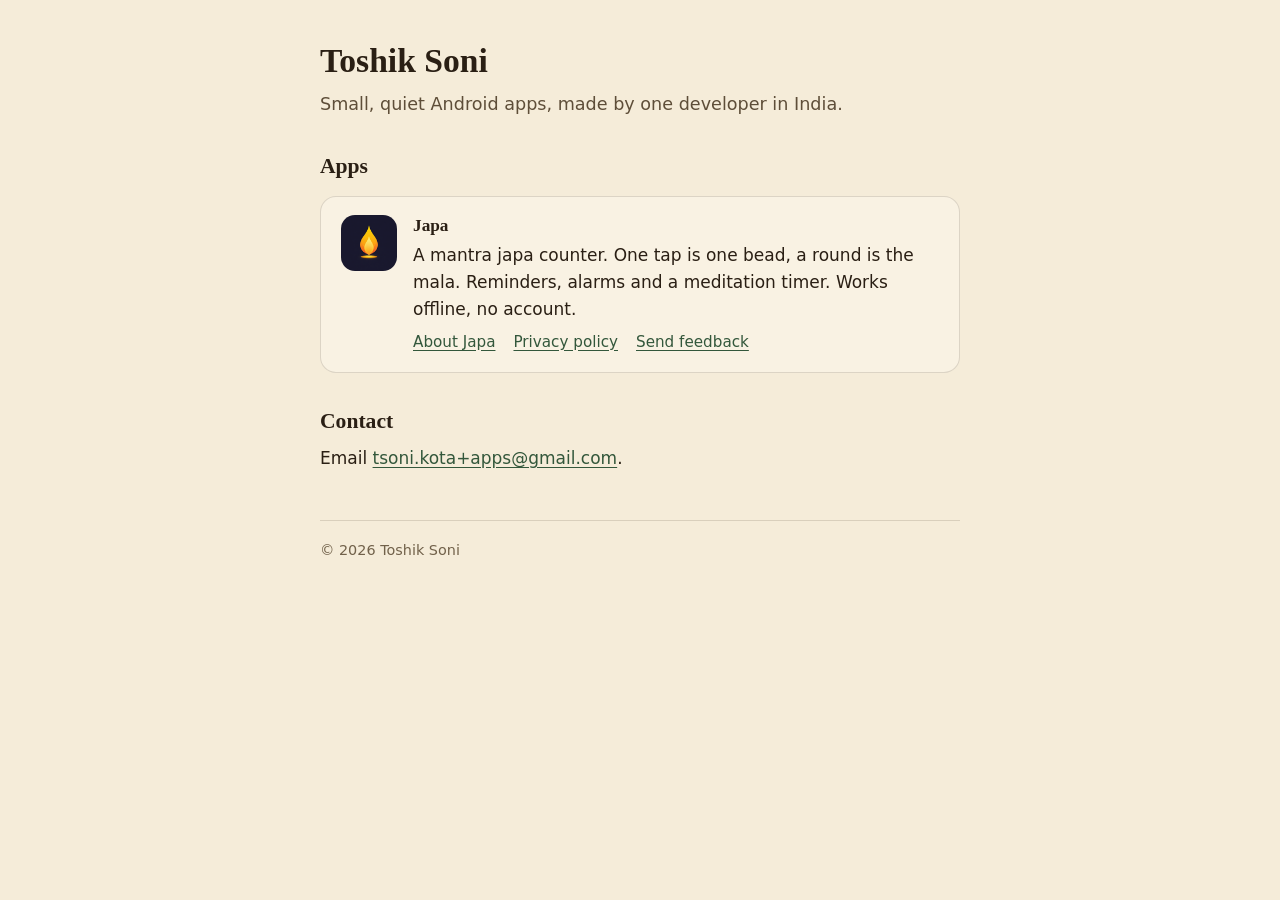
<file: index.html>
<!doctype html>
<html lang="en">
<head>
<meta charset="utf-8">
<meta name="viewport" content="width=device-width, initial-scale=1">
<title>Toshik Soni · Apps</title>
<meta name="description" content="Small, quiet Android apps by Toshik Soni.">
<link rel="icon" type="image/png" href="/assets/favicon-32.png">
<link rel="apple-touch-icon" href="/assets/apple-touch-icon.png">
<link rel="stylesheet" href="/assets/site.css">
</head>
<body>
<main class="wrap">
  <h1>Toshik Soni</h1>
  <p class="lede">Small, quiet Android apps, made by one developer in India.</p>

  <h2>Apps</h2>
  <div class="card app">
    <img src="/assets/japa-96.png" alt="" width="56" height="56">
    <div>
      <h3>Japa</h3>
      <p>A mantra japa counter. One tap is one bead, a round is the mala. Reminders, alarms and a meditation timer. Works offline, no account.</p>
      <div class="links">
        <a href="/japa/">About Japa</a>
        <a href="/japa/privacy/">Privacy policy</a>
        <a href="/japa/feedback/">Send feedback</a>
      </div>
    </div>
  </div>

  <h2>Contact</h2>
  <p>Email <a class="email" href="mailto:tsoni.kota+apps@gmail.com">tsoni.kota+apps@gmail.com</a>.</p>

  <footer>© 2026 Toshik Soni</footer>
</main>
</body>
</html>
</file>
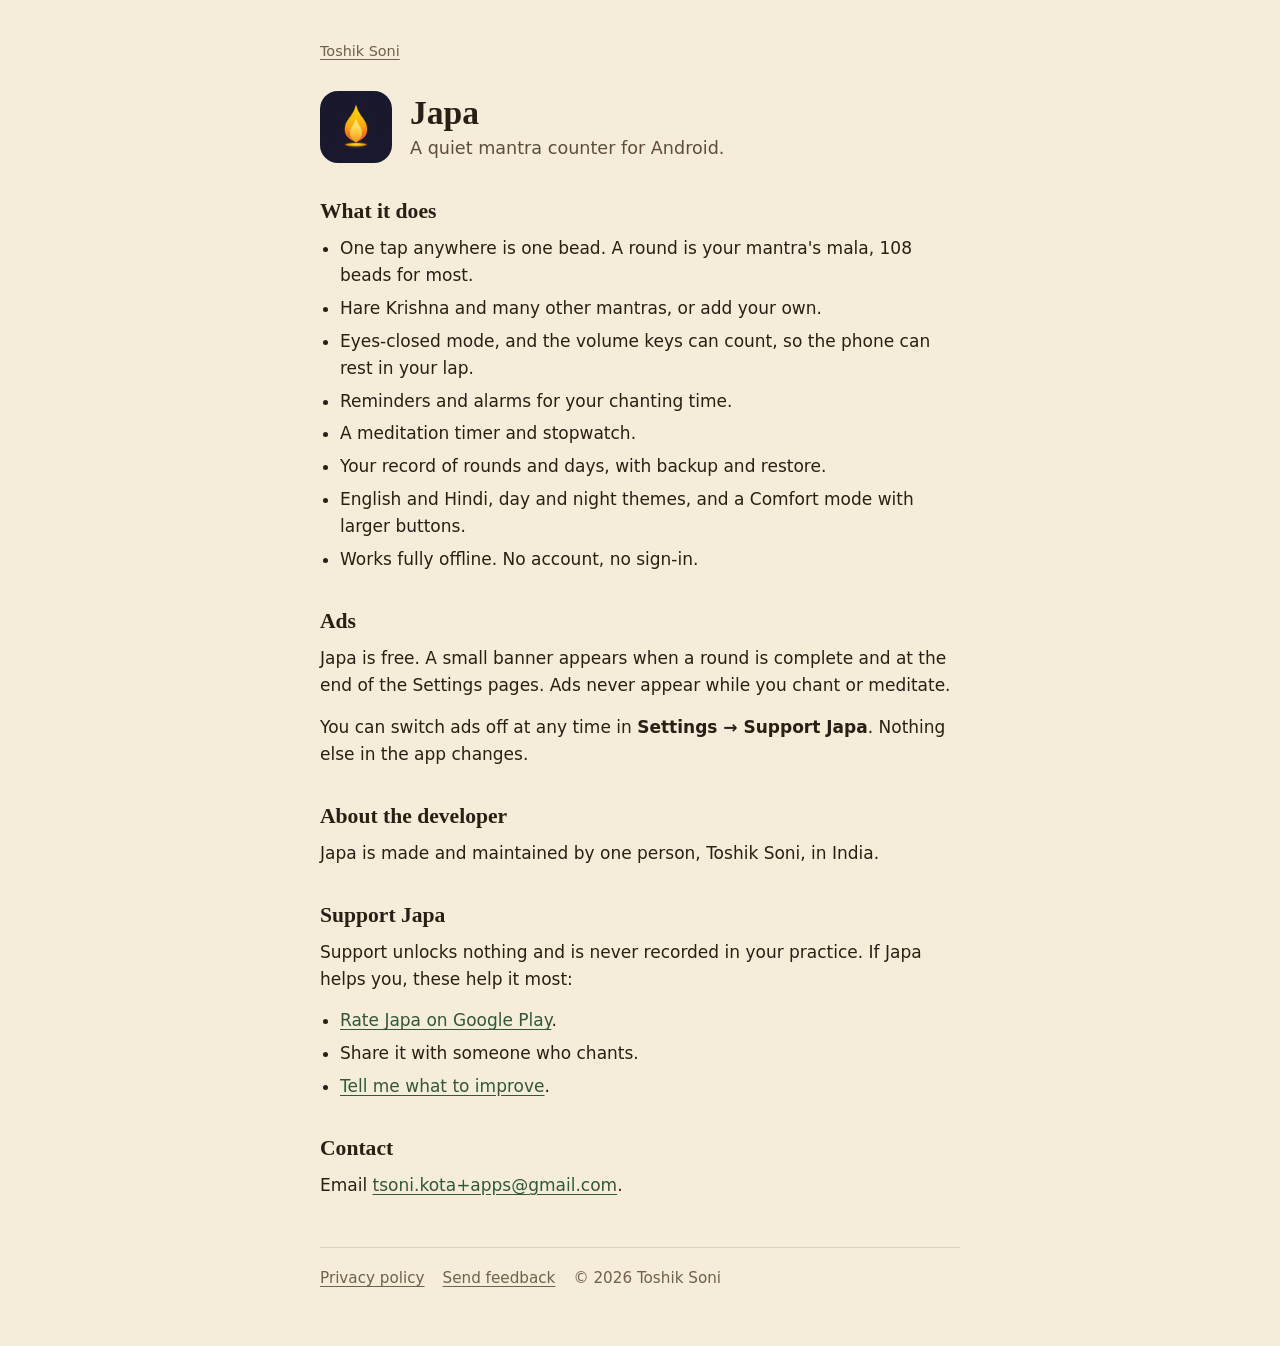
<file: japa/index.html>
<!doctype html>
<html lang="en">
<head>
<meta charset="utf-8">
<meta name="viewport" content="width=device-width, initial-scale=1">
<title>Japa · Mantra counter</title>
<meta name="description" content="Japa is a quiet mantra japa counter for Android. One tap is one bead. Offline, no account.">
<link rel="icon" type="image/png" href="/assets/favicon-32.png">
<link rel="apple-touch-icon" href="/assets/apple-touch-icon.png">
<link rel="stylesheet" href="/assets/site.css">
</head>
<body>
<main class="wrap">
  <div class="crumb"><a href="/">Toshik Soni</a></div>

  <div class="hero">
    <img src="/assets/japa-192.png" alt="Japa icon" width="72" height="72">
    <div>
      <h1>Japa</h1>
      <p class="lede" style="margin:0">A quiet mantra counter for Android.</p>
    </div>
  </div>

  <h2>What it does</h2>
  <ul>
    <li>One tap anywhere is one bead. A round is your mantra's mala, 108 beads for most.</li>
    <li>Hare Krishna and many other mantras, or add your own.</li>
    <li>Eyes-closed mode, and the volume keys can count, so the phone can rest in your lap.</li>
    <li>Reminders and alarms for your chanting time.</li>
    <li>A meditation timer and stopwatch.</li>
    <li>Your record of rounds and days, with backup and restore.</li>
    <li>English and Hindi, day and night themes, and a Comfort mode with larger buttons.</li>
    <li>Works fully offline. No account, no sign-in.</li>
  </ul>

  <h2>Ads</h2>
  <p>Japa is free. A small banner appears when a round is complete and at the end of the Settings pages. Ads never appear while you chant or meditate.</p>
  <p>You can switch ads off at any time in <strong>Settings → Support Japa</strong>. Nothing else in the app changes.</p>

  <h2>About the developer</h2>
  <p>Japa is made and maintained by one person, Toshik Soni, in India.</p>

  <h2>Support Japa</h2>
  <p>Support unlocks nothing and is never recorded in your practice. If Japa helps you, these help it most:</p>
  <ul>
    <li><a href="https://play.google.com/store/apps/details?id=com.tsoni.japa">Rate Japa on Google Play</a>.</li>
    <li>Share it with someone who chants.</li>
    <li><a href="/japa/feedback/">Tell me what to improve</a>.</li>
  </ul>

  <h2>Contact</h2>
  <p>Email <a class="email" href="mailto:tsoni.kota+apps@gmail.com?subject=Japa">tsoni.kota+apps@gmail.com</a>.</p>

  <footer>
    <div class="links">
      <a href="/japa/privacy/">Privacy policy</a>
      <a href="/japa/feedback/">Send feedback</a>
      <span>© 2026 Toshik Soni</span>
    </div>
  </footer>
</main>
</body>
</html>
</file>
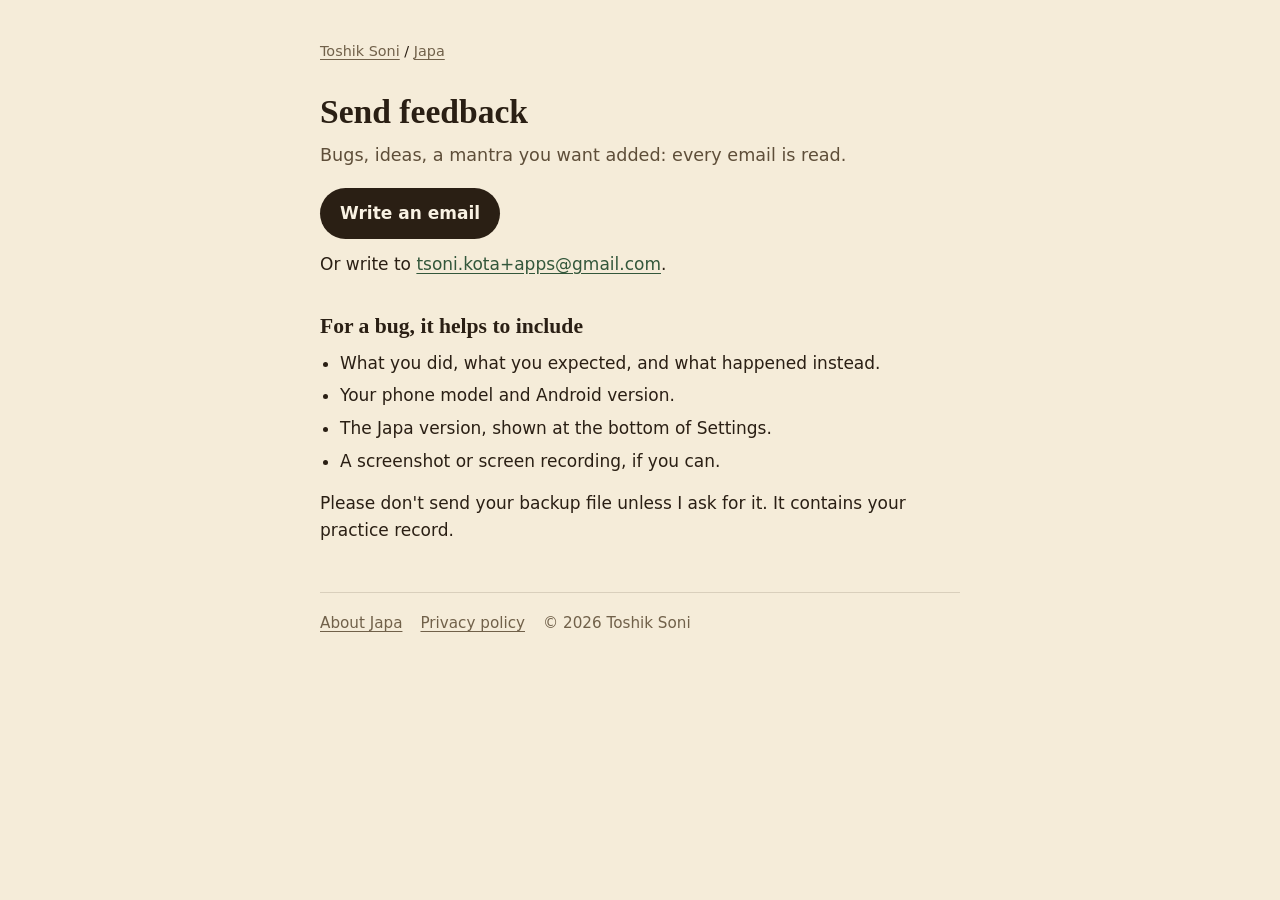
<file: japa/feedback/index.html>
<!doctype html>
<html lang="en">
<head>
<meta charset="utf-8">
<meta name="viewport" content="width=device-width, initial-scale=1">
<title>Japa · Send feedback</title>
<meta name="description" content="Send feedback, bug reports or ideas about the Japa app.">
<link rel="icon" type="image/png" href="/assets/favicon-32.png">
<link rel="apple-touch-icon" href="/assets/apple-touch-icon.png">
<link rel="stylesheet" href="/assets/site.css">
</head>
<body>
<main class="wrap">
  <div class="crumb"><a href="/">Toshik Soni</a> / <a href="/japa/">Japa</a></div>

  <h1>Send feedback</h1>
  <p class="lede">Bugs, ideas, a mantra you want added: every email is read.</p>

  <a class="button" href="mailto:tsoni.kota+apps@gmail.com?subject=Japa%20feedback&amp;body=What%20happened%20or%20what%20you%27d%20like%3A%0A%0A%0APhone%20model%3A%0AAndroid%20version%3A%0AJapa%20version%20(bottom%20of%20Settings)%3A%0A">Write an email</a>
  <p>Or write to <a class="email" href="mailto:tsoni.kota+apps@gmail.com?subject=Japa%20feedback">tsoni.kota+apps@gmail.com</a>.</p>

  <h2>For a bug, it helps to include</h2>
  <ul>
    <li>What you did, what you expected, and what happened instead.</li>
    <li>Your phone model and Android version.</li>
    <li>The Japa version, shown at the bottom of Settings.</li>
    <li>A screenshot or screen recording, if you can.</li>
  </ul>
  <p>Please don't send your backup file unless I ask for it. It contains your practice record.</p>

  <footer>
    <div class="links">
      <a href="/japa/">About Japa</a>
      <a href="/japa/privacy/">Privacy policy</a>
      <span>© 2026 Toshik Soni</span>
    </div>
  </footer>
</main>
</body>
</html>
</file>
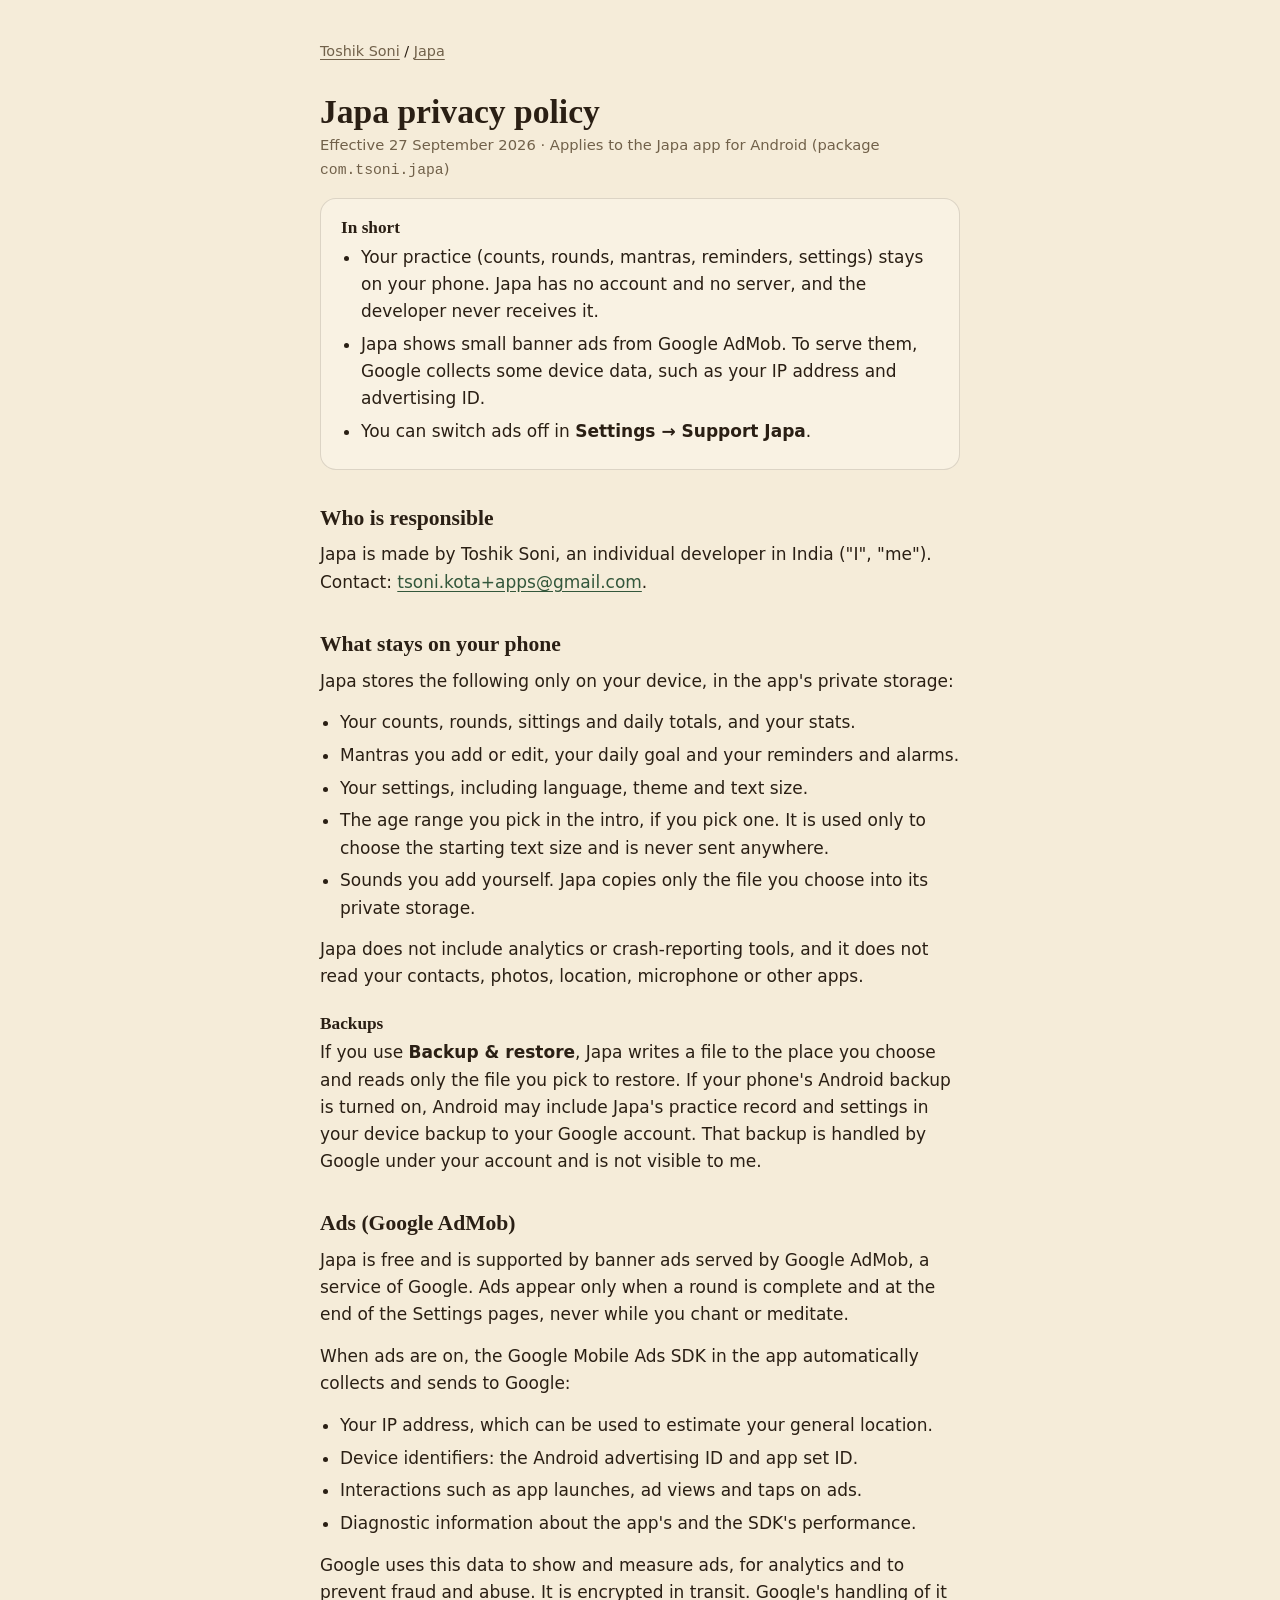
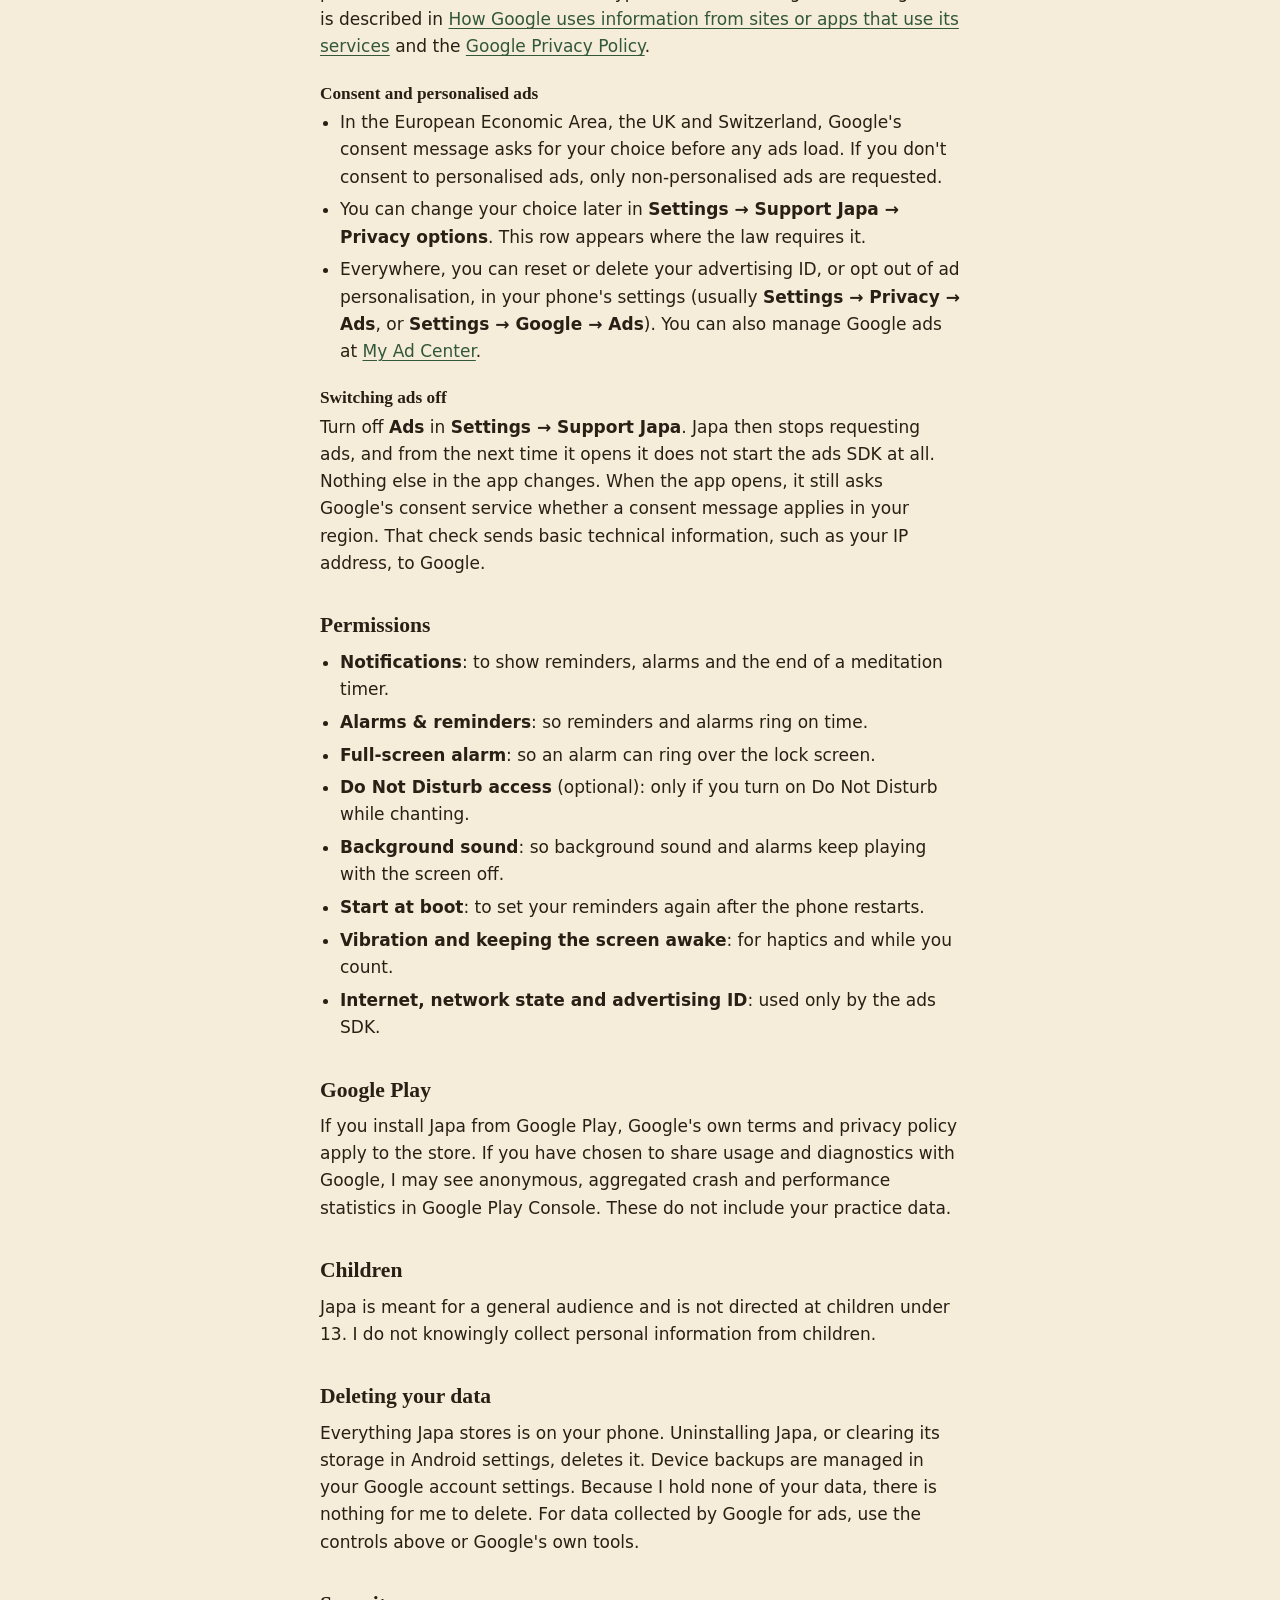
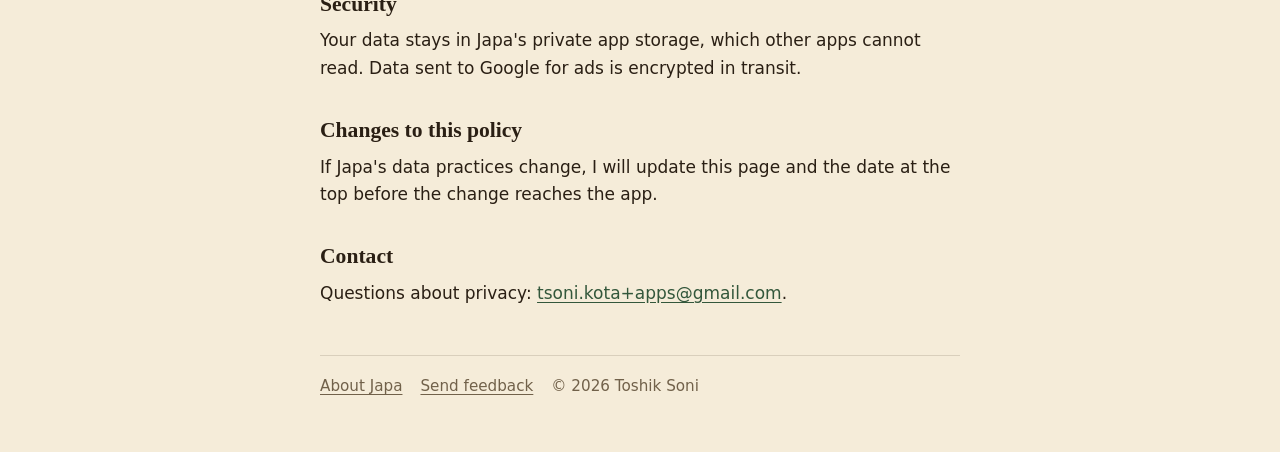
<file: japa/privacy/index.html>
<!doctype html>
<html lang="en">
<head>
<meta charset="utf-8">
<meta name="viewport" content="width=device-width, initial-scale=1">
<title>Japa · Privacy policy</title>
<meta name="description" content="How the Japa app handles your data: your practice stays on your phone; ads are provided by Google AdMob.">
<link rel="icon" type="image/png" href="/assets/favicon-32.png">
<link rel="apple-touch-icon" href="/assets/apple-touch-icon.png">
<link rel="stylesheet" href="/assets/site.css">
</head>
<body>
<main class="wrap">
  <div class="crumb"><a href="/">Toshik Soni</a> / <a href="/japa/">Japa</a></div>

  <h1>Japa privacy policy</h1>
  <p class="meta">Effective 27 September 2026 · Applies to the Japa app for Android (package <code>com.tsoni.japa</code>)</p>

  <div class="card">
    <h3 style="margin-top:0">In short</h3>
    <ul style="margin-bottom:0">
      <li>Your practice (counts, rounds, mantras, reminders, settings) stays on your phone. Japa has no account and no server, and the developer never receives it.</li>
      <li>Japa shows small banner ads from Google AdMob. To serve them, Google collects some device data, such as your IP address and advertising ID.</li>
      <li>You can switch ads off in <strong>Settings → Support Japa</strong>.</li>
    </ul>
  </div>

  <h2>Who is responsible</h2>
  <p>Japa is made by Toshik Soni, an individual developer in India ("I", "me"). Contact: <a class="email" href="mailto:tsoni.kota+apps@gmail.com?subject=Japa%20privacy">tsoni.kota+apps@gmail.com</a>.</p>

  <h2>What stays on your phone</h2>
  <p>Japa stores the following only on your device, in the app's private storage:</p>
  <ul>
    <li>Your counts, rounds, sittings and daily totals, and your stats.</li>
    <li>Mantras you add or edit, your daily goal and your reminders and alarms.</li>
    <li>Your settings, including language, theme and text size.</li>
    <li>The age range you pick in the intro, if you pick one. It is used only to choose the starting text size and is never sent anywhere.</li>
    <li>Sounds you add yourself. Japa copies only the file you choose into its private storage.</li>
  </ul>
  <p>Japa does not include analytics or crash-reporting tools, and it does not read your contacts, photos, location, microphone or other apps.</p>

  <h3>Backups</h3>
  <p>If you use <strong>Backup &amp; restore</strong>, Japa writes a file to the place you choose and reads only the file you pick to restore. If your phone's Android backup is turned on, Android may include Japa's practice record and settings in your device backup to your Google account. That backup is handled by Google under your account and is not visible to me.</p>

  <h2>Ads (Google AdMob)</h2>
  <p>Japa is free and is supported by banner ads served by Google AdMob, a service of Google. Ads appear only when a round is complete and at the end of the Settings pages, never while you chant or meditate.</p>
  <p>When ads are on, the Google Mobile Ads SDK in the app automatically collects and sends to Google:</p>
  <ul>
    <li>Your IP address, which can be used to estimate your general location.</li>
    <li>Device identifiers: the Android advertising ID and app set ID.</li>
    <li>Interactions such as app launches, ad views and taps on ads.</li>
    <li>Diagnostic information about the app's and the SDK's performance.</li>
  </ul>
  <p>Google uses this data to show and measure ads, for analytics and to prevent fraud and abuse. It is encrypted in transit. Google's handling of it is described in <a href="https://policies.google.com/technologies/partner-sites">How Google uses information from sites or apps that use its services</a> and the <a href="https://policies.google.com/privacy">Google Privacy Policy</a>.</p>

  <h3>Consent and personalised ads</h3>
  <ul>
    <li>In the European Economic Area, the UK and Switzerland, Google's consent message asks for your choice before any ads load. If you don't consent to personalised ads, only non-personalised ads are requested.</li>
    <li>You can change your choice later in <strong>Settings → Support Japa → Privacy options</strong>. This row appears where the law requires it.</li>
    <li>Everywhere, you can reset or delete your advertising ID, or opt out of ad personalisation, in your phone's settings (usually <strong>Settings → Privacy → Ads</strong>, or <strong>Settings → Google → Ads</strong>). You can also manage Google ads at <a href="https://myadcenter.google.com/">My Ad Center</a>.</li>
  </ul>

  <h3>Switching ads off</h3>
  <p>Turn off <strong>Ads</strong> in <strong>Settings → Support Japa</strong>. Japa then stops requesting ads, and from the next time it opens it does not start the ads SDK at all. Nothing else in the app changes. When the app opens, it still asks Google's consent service whether a consent message applies in your region. That check sends basic technical information, such as your IP address, to Google.</p>

  <h2>Permissions</h2>
  <ul>
    <li><strong>Notifications</strong>: to show reminders, alarms and the end of a meditation timer.</li>
    <li><strong>Alarms &amp; reminders</strong>: so reminders and alarms ring on time.</li>
    <li><strong>Full-screen alarm</strong>: so an alarm can ring over the lock screen.</li>
    <li><strong>Do Not Disturb access</strong> (optional): only if you turn on Do Not Disturb while chanting.</li>
    <li><strong>Background sound</strong>: so background sound and alarms keep playing with the screen off.</li>
    <li><strong>Start at boot</strong>: to set your reminders again after the phone restarts.</li>
    <li><strong>Vibration and keeping the screen awake</strong>: for haptics and while you count.</li>
    <li><strong>Internet, network state and advertising ID</strong>: used only by the ads SDK.</li>
  </ul>

  <h2>Google Play</h2>
  <p>If you install Japa from Google Play, Google's own terms and privacy policy apply to the store. If you have chosen to share usage and diagnostics with Google, I may see anonymous, aggregated crash and performance statistics in Google Play Console. These do not include your practice data.</p>

  <h2>Children</h2>
  <p>Japa is meant for a general audience and is not directed at children under 13. I do not knowingly collect personal information from children.</p>

  <h2>Deleting your data</h2>
  <p>Everything Japa stores is on your phone. Uninstalling Japa, or clearing its storage in Android settings, deletes it. Device backups are managed in your Google account settings. Because I hold none of your data, there is nothing for me to delete. For data collected by Google for ads, use the controls above or Google's own tools.</p>

  <h2>Security</h2>
  <p>Your data stays in Japa's private app storage, which other apps cannot read. Data sent to Google for ads is encrypted in transit.</p>

  <h2>Changes to this policy</h2>
  <p>If Japa's data practices change, I will update this page and the date at the top before the change reaches the app.</p>

  <h2>Contact</h2>
  <p>Questions about privacy: <a class="email" href="mailto:tsoni.kota+apps@gmail.com?subject=Japa%20privacy">tsoni.kota+apps@gmail.com</a>.</p>

  <footer>
    <div class="links">
      <a href="/japa/">About Japa</a>
      <a href="/japa/feedback/">Send feedback</a>
      <span>© 2026 Toshik Soni</span>
    </div>
  </footer>
</main>
</body>
</html>
</file>
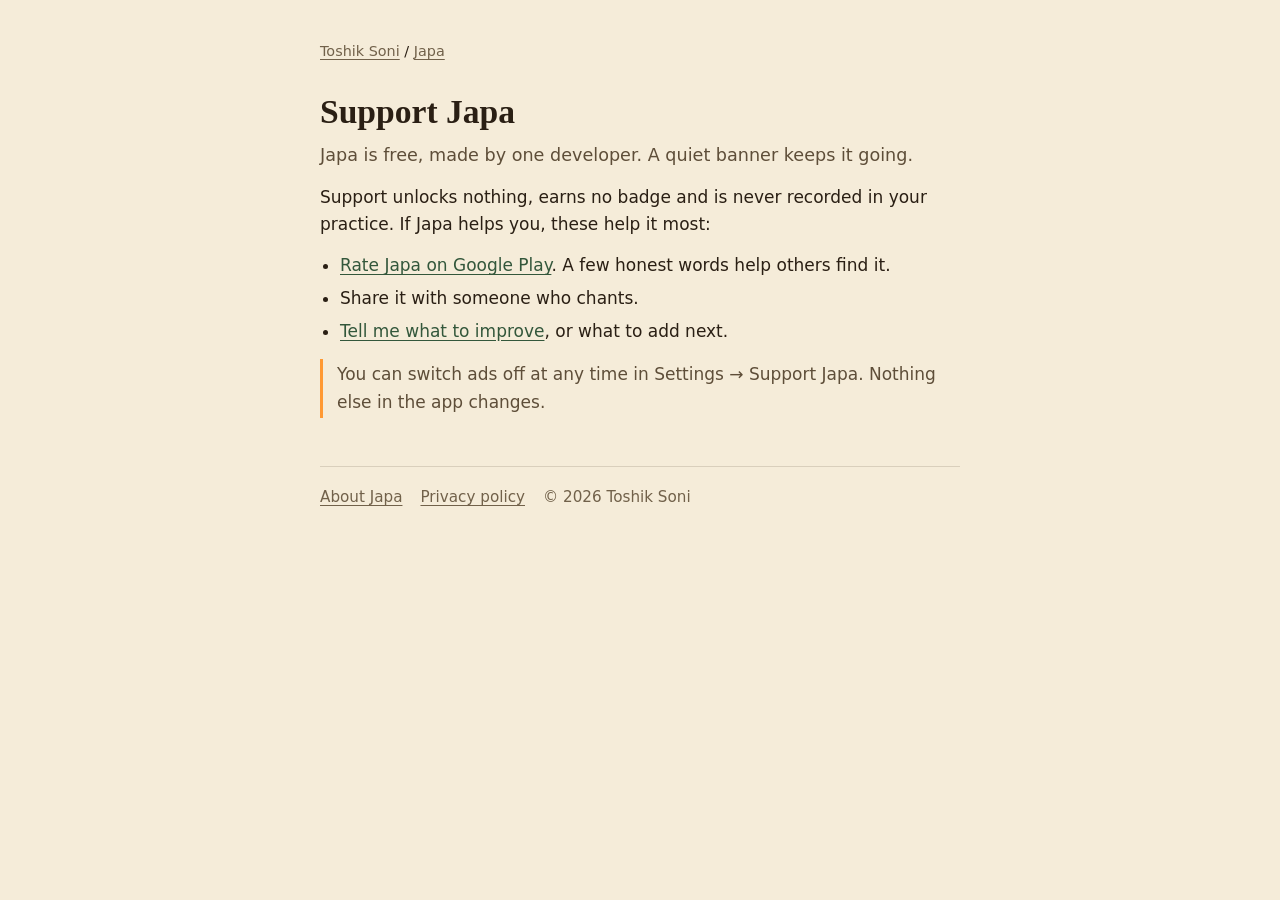
<file: japa/support/index.html>
<!doctype html>
<html lang="en">
<head>
<meta charset="utf-8">
<meta name="viewport" content="width=device-width, initial-scale=1">
<title>Japa · Support</title>
<meta name="description" content="Ways to support Japa, a free mantra counter made by one developer.">
<link rel="icon" type="image/png" href="/assets/favicon-32.png">
<link rel="apple-touch-icon" href="/assets/apple-touch-icon.png">
<link rel="stylesheet" href="/assets/site.css">
</head>
<body>
<main class="wrap">
  <div class="crumb"><a href="/">Toshik Soni</a> / <a href="/japa/">Japa</a></div>

  <h1>Support Japa</h1>
  <p class="lede">Japa is free, made by one developer. A quiet banner keeps it going.</p>

  <p>Support unlocks nothing, earns no badge and is never recorded in your practice. If Japa helps you, these help it most:</p>
  <ul>
    <li><a href="https://play.google.com/store/apps/details?id=com.tsoni.japa">Rate Japa on Google Play</a>. A few honest words help others find it.</li>
    <li>Share it with someone who chants.</li>
    <li><a href="/japa/feedback/">Tell me what to improve</a>, or what to add next.</li>
  </ul>

  <p class="note">You can switch ads off at any time in Settings → Support Japa. Nothing else in the app changes.</p>

  <footer>
    <div class="links">
      <a href="/japa/">About Japa</a>
      <a href="/japa/privacy/">Privacy policy</a>
      <span>© 2026 Toshik Soni</span>
    </div>
  </footer>
</main>
</body>
</html>
</file>
<file: assets/site.css>
/* Shared styles for toshiksoni.github.io. No web fonts, no trackers: nothing loads from anywhere else. */
:root
{
  color-scheme: light dark;
  --bg: #F5ECD9;
  --card: #F9F2E3;
  --line: rgba(42, 31, 20, 0.14);
  --ink: #2A1F14;
  --ink-2: #5E4E39;
  --ink-3: #71614A;
  --link: #33573B;
  --accent: #FF9933;
  --button-bg: #2A1F14;
  --button-ink: #F9F2E3;
  --serif: "Iowan Old Style", "Palatino Linotype", Palatino, "Book Antiqua", Georgia, serif;
  --sans: system-ui, -apple-system, "Segoe UI", Roboto, "Noto Sans", "Noto Sans Devanagari", sans-serif;
}

@media (prefers-color-scheme: dark)
{
  :root
  {
    --bg: #000000;
    --card: #0D0C0A;
    --line: rgba(237, 227, 208, 0.16);
    --ink: #EDE3D0;
    --ink-2: #B9AE96;
    --ink-3: #A2977F;
    --link: #9CCBA5;
    --button-bg: #EDE3D0;
    --button-ink: #0D0C0A;
  }
}

*, *::before, *::after
{
  box-sizing: border-box;
}

html
{
  -webkit-text-size-adjust: 100%;
}

body
{
  margin: 0;
  background: var(--bg);
  color: var(--ink);
  font: 17px/1.6 var(--sans);
}

.wrap
{
  max-width: 680px;
  margin: 0 auto;
  padding: 40px 20px 56px;
}

a
{
  color: var(--link);
  text-underline-offset: 3px;
}

a:hover
{
  text-decoration-thickness: 2px;
}

h1, h2, h3
{
  font-family: var(--serif);
  font-weight: 600;
  line-height: 1.25;
  margin: 0;
}

h1
{
  font-size: 2.1rem;
}

h2
{
  font-size: 1.35rem;
  margin-top: 2.2rem;
  margin-bottom: 0.6rem;
}

h3
{
  font-size: 1.08rem;
  margin-top: 1.4rem;
  margin-bottom: 0.3rem;
}

p, ul
{
  margin: 0 0 0.9rem;
}

ul
{
  padding-left: 1.25rem;
}

li
{
  margin-bottom: 0.35rem;
}

.crumb
{
  font-size: 0.9rem;
  margin-bottom: 28px;
}

.crumb a
{
  color: var(--ink-3);
}

.lede
{
  color: var(--ink-2);
  font-size: 1.1rem;
  margin-top: 0.5rem;
}

.meta
{
  color: var(--ink-3);
  font-size: 0.92rem;
}

.hero
{
  display: flex;
  gap: 18px;
  align-items: center;
  margin-bottom: 8px;
}

.hero img
{
  width: 72px;
  height: 72px;
  border-radius: 18px;
  flex: none;
}

.card
{
  background: var(--card);
  border: 1px solid var(--line);
  border-radius: 16px;
  padding: 18px 20px;
  margin: 16px 0;
}

.app
{
  display: flex;
  gap: 16px;
  align-items: flex-start;
}

.app img
{
  width: 56px;
  height: 56px;
  border-radius: 14px;
  flex: none;
}

.app h3
{
  margin-top: 0;
}

.app p
{
  margin-bottom: 0.4rem;
}

.links
{
  display: flex;
  flex-wrap: wrap;
  gap: 6px 18px;
  font-size: 0.95rem;
}

.note
{
  border-left: 3px solid var(--accent);
  padding: 2px 0 2px 14px;
  color: var(--ink-2);
}

.button
{
  display: inline-block;
  background: var(--button-bg);
  color: var(--button-ink);
  text-decoration: none;
  font-weight: 600;
  padding: 12px 20px;
  border-radius: 999px;
  margin: 4px 0 12px;
}

.button:hover
{
  text-decoration: none;
  opacity: 0.9;
}

.email
{
  overflow-wrap: anywhere;
}

footer
{
  border-top: 1px solid var(--line);
  margin-top: 48px;
  padding-top: 18px;
  color: var(--ink-3);
  font-size: 0.9rem;
}

footer a
{
  color: var(--ink-3);
}
</file>
